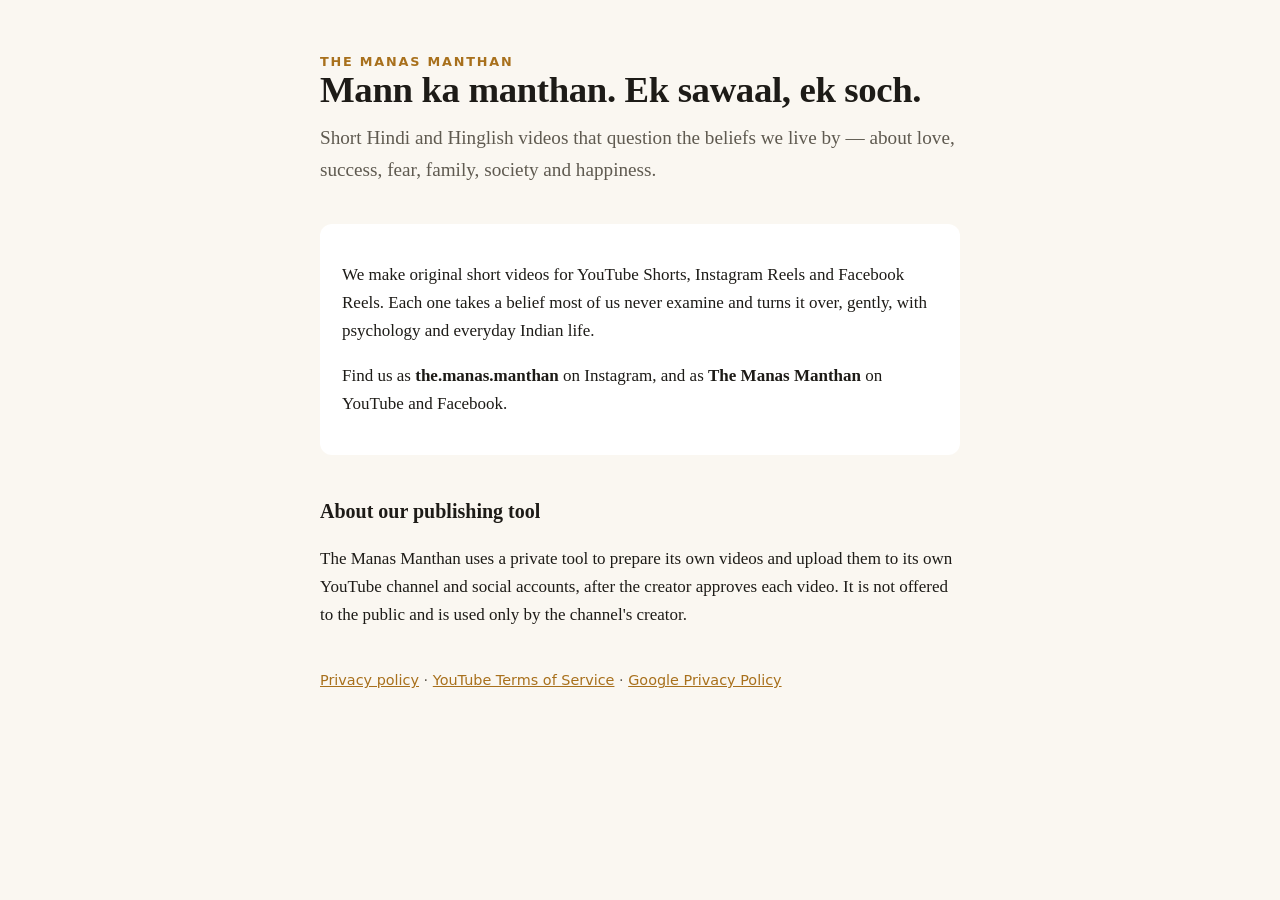
<file: index.html>
<!doctype html>
<html lang="en"><head><meta charset="utf-8"><meta name="viewport" content="width=device-width,initial-scale=1">
<title>The Manas Manthan</title>
<meta name="description" content="The Manas Manthan — Hindi/Hinglish short videos that question the beliefs we live by.">
<link rel="stylesheet" href="style.css"></head>
<body><main>
<div class="kicker">The Manas Manthan</div>
<h1>Mann ka manthan. Ek sawaal, ek soch.</h1>
<p class="lede">Short Hindi and Hinglish videos that question the beliefs we live by — about love, success, fear, family, society and happiness.</p>

<div class="card">
<p>We make original short videos for YouTube Shorts, Instagram Reels and Facebook Reels. Each one takes a belief most of us never examine and turns it over, gently, with psychology and everyday Indian life.</p>
<p>Find us as <strong>the.manas.manthan</strong> on Instagram, and as <strong>The Manas Manthan</strong> on YouTube and Facebook.</p>
</div>

<h2>About our publishing tool</h2>
<p>The Manas Manthan uses a private tool to prepare its own videos and upload them to its own YouTube channel and social accounts, after the creator approves each video. It is not offered to the public and is used only by the channel's creator.</p>

<footer><a href="privacy.html">Privacy policy</a> · <a href="https://www.youtube.com/t/terms">YouTube Terms of Service</a> · <a href="https://policies.google.com/privacy">Google Privacy Policy</a></footer>
</main></body></html>
</file>
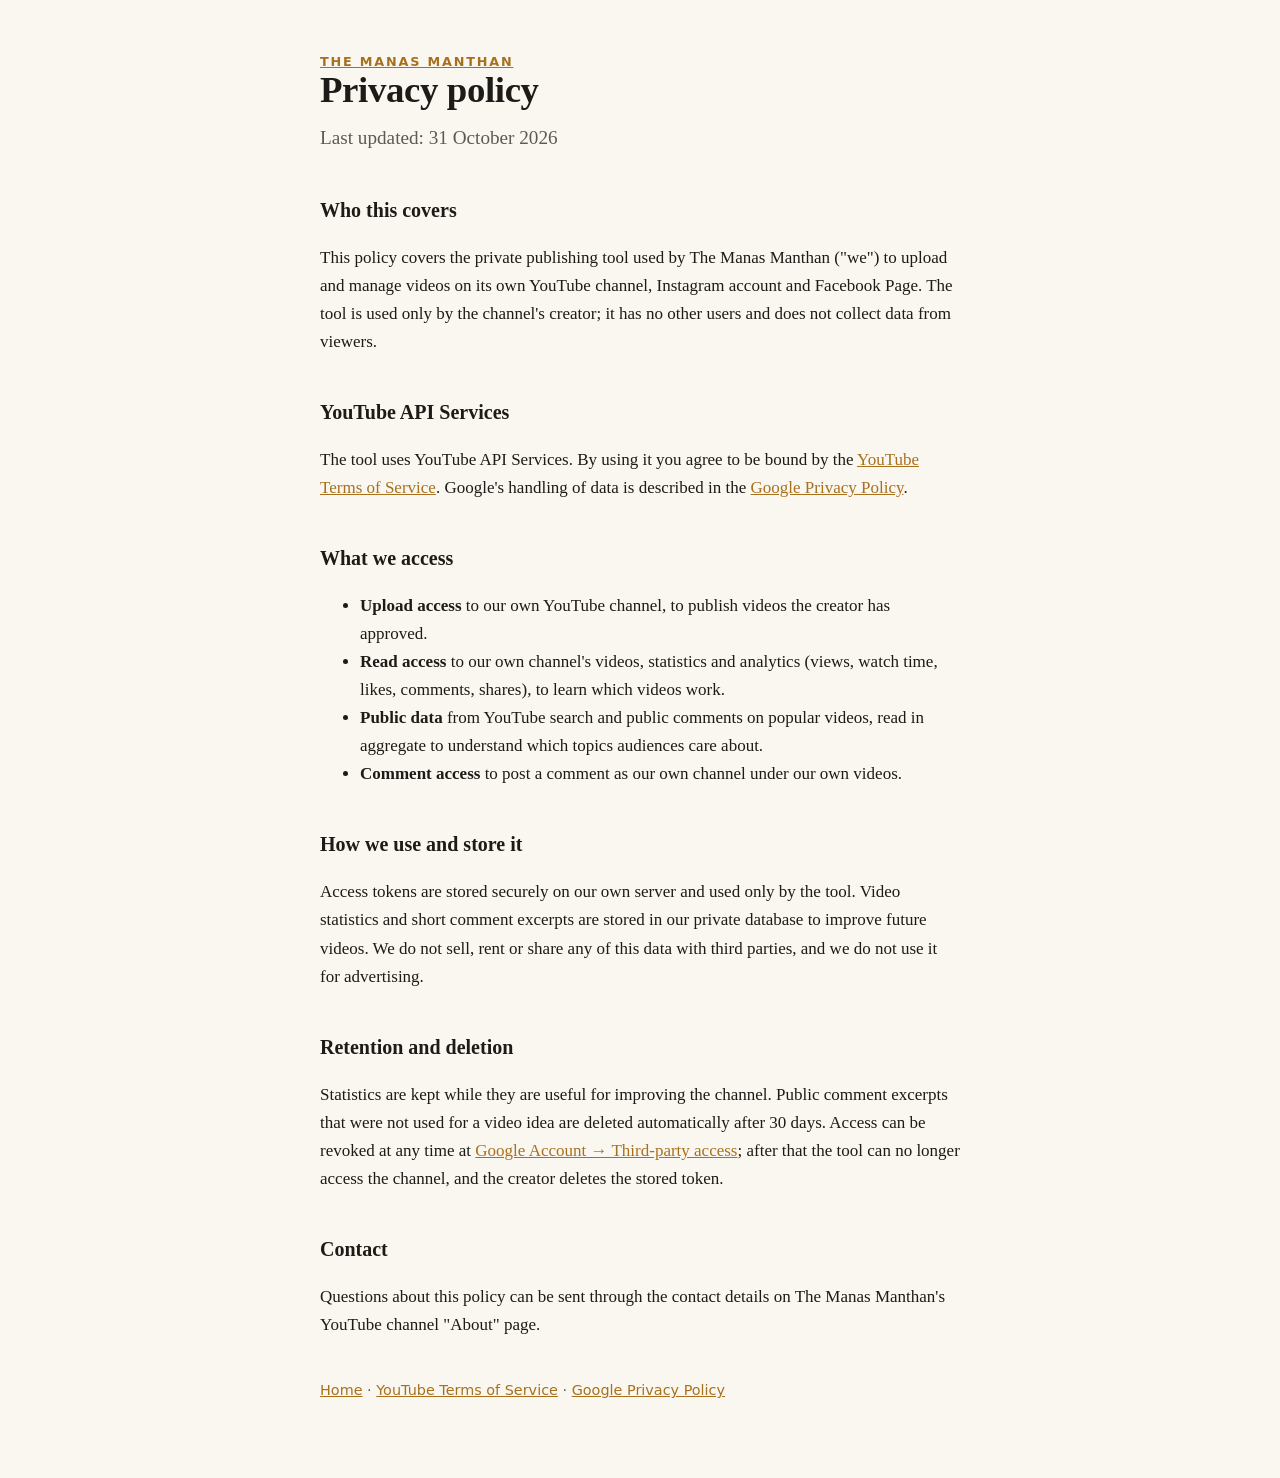
<file: privacy.html>
<!doctype html>
<html lang="en"><head><meta charset="utf-8"><meta name="viewport" content="width=device-width,initial-scale=1">
<title>Privacy Policy — The Manas Manthan</title>
<link rel="stylesheet" href="style.css"></head>
<body><main>
<div class="kicker"><a href="index.html">The Manas Manthan</a></div>
<h1>Privacy policy</h1>
<p class="lede">Last updated: 31 October 2026</p>

<h2>Who this covers</h2>
<p>This policy covers the private publishing tool used by The Manas Manthan ("we") to upload and manage videos on its own YouTube channel, Instagram account and Facebook Page. The tool is used only by the channel's creator; it has no other users and does not collect data from viewers.</p>

<h2>YouTube API Services</h2>
<p>The tool uses YouTube API Services. By using it you agree to be bound by the <a href="https://www.youtube.com/t/terms">YouTube Terms of Service</a>. Google's handling of data is described in the <a href="https://policies.google.com/privacy">Google Privacy Policy</a>.</p>

<h2>What we access</h2>
<ul>
<li><strong>Upload access</strong> to our own YouTube channel, to publish videos the creator has approved.</li>
<li><strong>Read access</strong> to our own channel's videos, statistics and analytics (views, watch time, likes, comments, shares), to learn which videos work.</li>
<li><strong>Public data</strong> from YouTube search and public comments on popular videos, read in aggregate to understand which topics audiences care about.</li>
<li><strong>Comment access</strong> to post a comment as our own channel under our own videos.</li>
</ul>

<h2>How we use and store it</h2>
<p>Access tokens are stored securely on our own server and used only by the tool. Video statistics and short comment excerpts are stored in our private database to improve future videos. We do not sell, rent or share any of this data with third parties, and we do not use it for advertising.</p>

<h2>Retention and deletion</h2>
<p>Statistics are kept while they are useful for improving the channel. Public comment excerpts that were not used for a video idea are deleted automatically after 30 days. Access can be revoked at any time at <a href="https://myaccount.google.com/permissions">Google Account → Third-party access</a>; after that the tool can no longer access the channel, and the creator deletes the stored token.</p>

<h2>Contact</h2>
<p>Questions about this policy can be sent through the contact details on The Manas Manthan's YouTube channel "About" page.</p>

<footer><a href="index.html">Home</a> · <a href="https://www.youtube.com/t/terms">YouTube Terms of Service</a> · <a href="https://policies.google.com/privacy">Google Privacy Policy</a></footer>
</main></body></html>
</file>
<file: style.css>
:root{--bg:#0f1115;--fg:#ece8df;--muted:#a9a397;--accent:#e0a94a;--card:#171a20}
@media (prefers-color-scheme: light){:root{--bg:#faf7f1;--fg:#1d1b17;--muted:#5f5a50;--accent:#a8701c;--card:#fff}}
*{box-sizing:border-box}
body{margin:0;background:var(--bg);color:var(--fg);font:17px/1.65 Georgia,"Times New Roman",serif}
main{max-width:680px;margin:0 auto;padding:56px 20px 80px}
h1{font-size:2.3rem;line-height:1.15;margin:0 0 .3em;letter-spacing:-.01em}
h2{font-size:1.25rem;margin:2em 0 .4em}
p,li{color:var(--fg)}
.lede{font-size:1.2rem;color:var(--muted);margin:0 0 2em}
.kicker{font:600 .8rem/1 system-ui,sans-serif;letter-spacing:.14em;text-transform:uppercase;color:var(--accent)}
a{color:var(--accent)}
.card{background:var(--card);border-radius:12px;padding:20px 22px;margin:1.5em 0}
footer{margin-top:3em;font:.9rem system-ui,sans-serif;color:var(--muted)}
</file>
